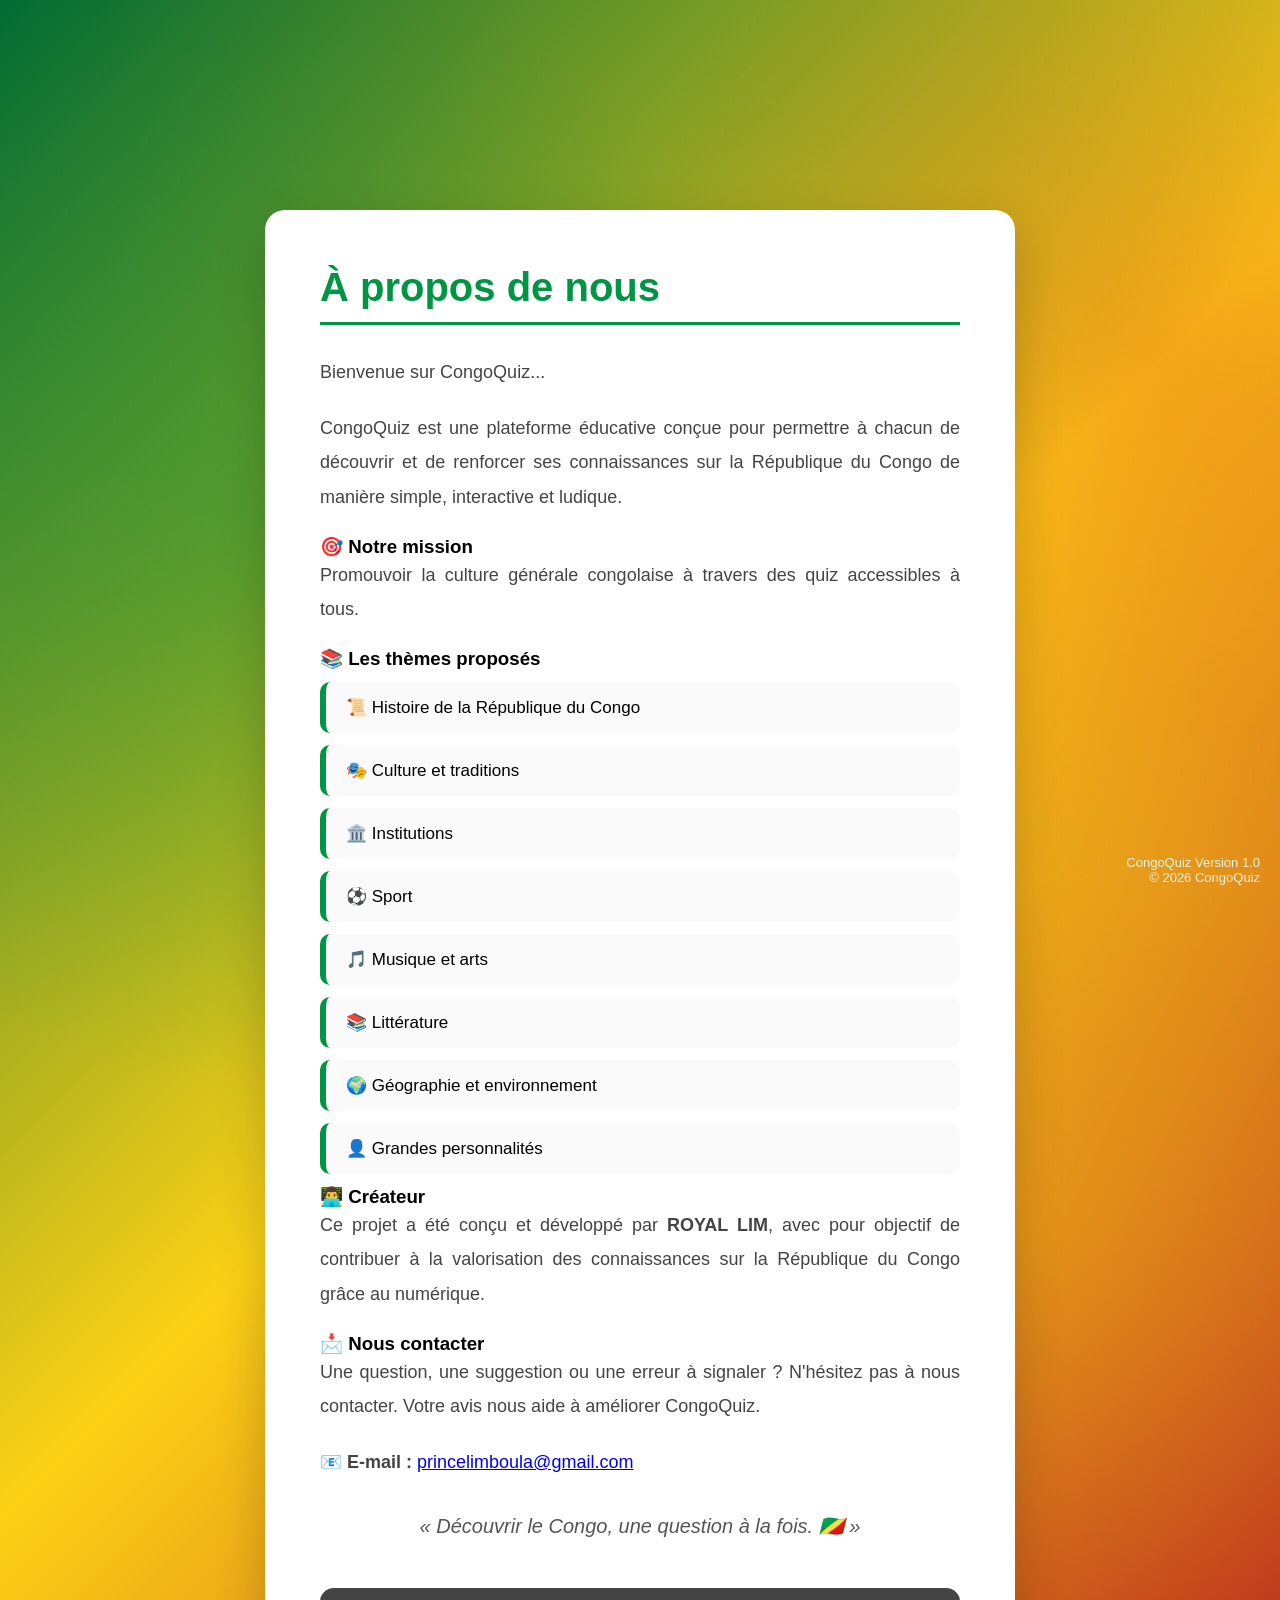
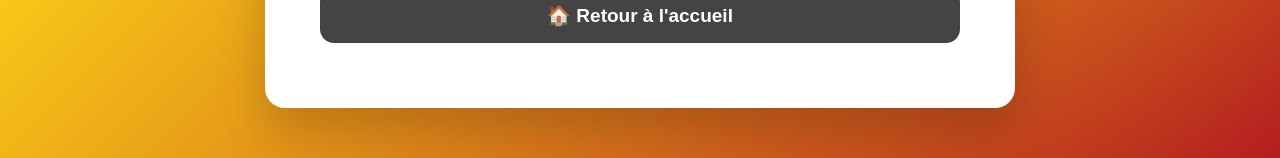
<file: apropos.html>
<!DOCTYPE html>
<html lang="fr">
<head>
    <meta charset="UTF-8">
    <meta name="viewport" content="width=device-width, initial-scale=1.0">
    <title>À propos - CongoQuiz</title>

    <link rel="stylesheet" href="style.css">
</head>

<body>

 <div class="apropos">

    <h1>À propos de nous</h1>

    <p class="intro">
        Bienvenue sur CongoQuiz...
    </p>

    <p>
        CongoQuiz est une plateforme éducative conçue pour permettre à chacun de découvrir et de renforcer ses connaissances sur la République du Congo de manière simple, interactive et ludique.
    </p>

    <h3>🎯 Notre mission</h3>

    <p>
        Promouvoir la culture générale congolaise à travers des quiz accessibles à tous.
    </p>

    <h3>📚 Les thèmes proposés</h3>

    <ul class="themes">
        <li>📜 Histoire de la République du Congo</li>
        <li>🎭 Culture et traditions</li>
        <li>🏛️ Institutions</li>
        <li>⚽ Sport</li>
        <li>🎵 Musique et arts</li>
        <li>📚 Littérature</li>
        <li>🌍 Géographie et environnement</li>
        <li>👤 Grandes personnalités</li>
    </ul>

    <h3>👨‍💻 Créateur</h3>

    <p>
        Ce projet a été conçu et développé par <strong>ROYAL LIM</strong>, avec pour objectif de contribuer à la valorisation des connaissances sur la République du Congo grâce au numérique.
    </p>

    <h3>📩 Nous contacter</h3>

    <p>
        Une question, une suggestion ou une erreur à signaler ?
        N'hésitez pas à nous contacter. Votre avis nous aide à améliorer CongoQuiz.
    </p>

    <p>
        📧 <strong>E-mail :</strong>
        <a href="mailto:princelimboula@gmail.com">
            princelimboula@gmail.com
        </a>
    </p>

    <div class="citation">
        « Découvrir le Congo, une question à la fois. 🇨🇬 »
    </div>

    <button class="retourAccueil"
        onclick="window.location.href='index.html?accueil=1'">

        🏠 Retour à l'accueil

    </button>

</div>

<footer class="footer">
    CongoQuiz Version 1.0<br>
    © 2026 CongoQuiz<br>
</footer>

</body>
</html>
</file>
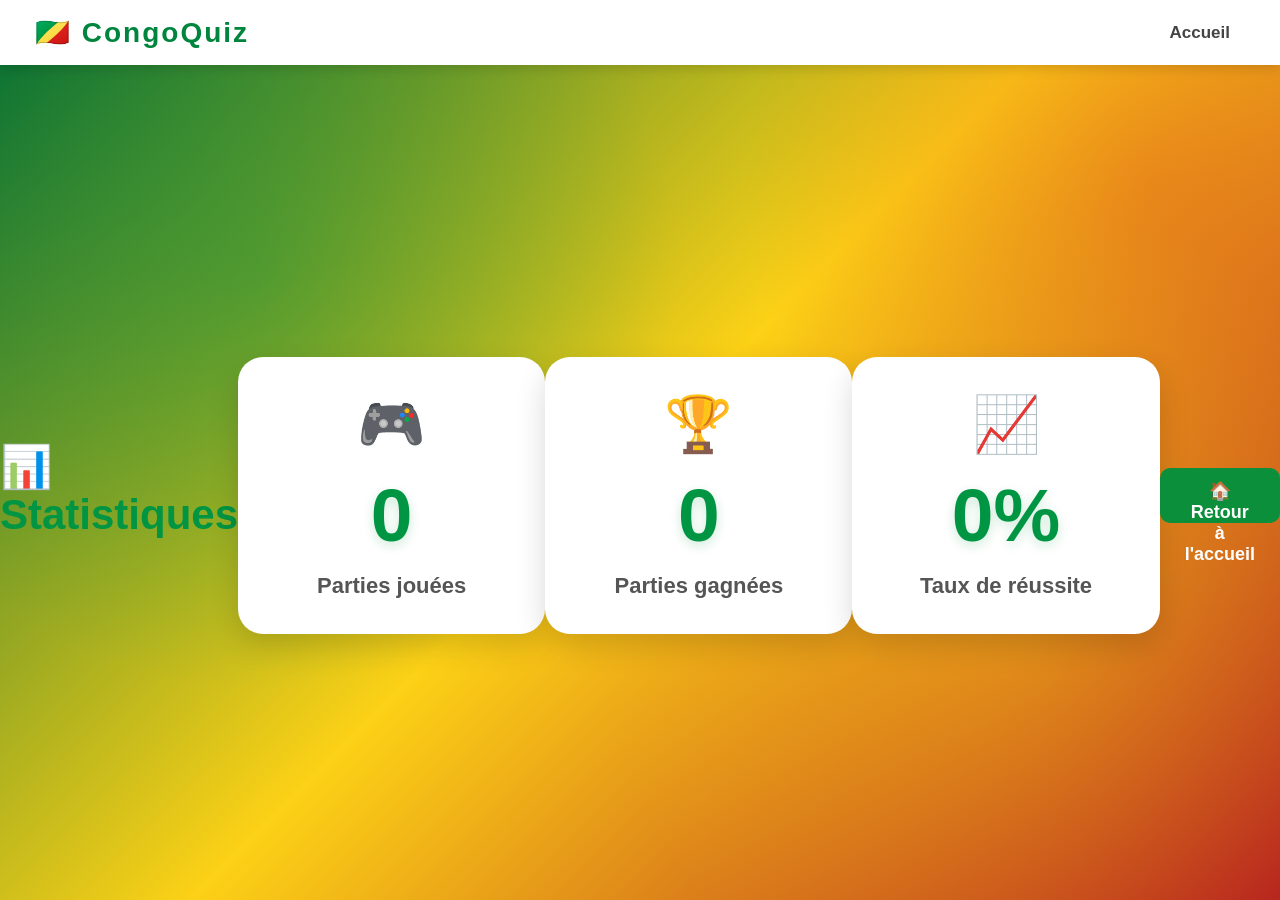
<file: statistique.html>
<!DOCTYPE html>
<html lang="fr">
<head>
    <meta charset="UTF-8">
    <meta name="viewport" content="width=device-width, initial-scale=1.0">

    <title>Statistiques - CongoQuiz</title>

    <link rel="stylesheet" href="style.css">
</head>

<body>

<nav class="navbar">

    <div class="logo">🇨🇬 <strong>CongoQuiz</strong></div>

    <div class="menu">
        <a href="index.html?accueil=1">Accueil</a>
    </div>

</nav>

<h1>📊 Statistiques</h1>

<div class="stat-card">

    <div class="stat-icon">🎮</div>

    <div class="stat-valeur" id="partiesJouees">0</div>

    <div class="stat-titre">Parties jouées</div>

</div>

<div class="stat-card">

    <div class="stat-icon">🏆</div>

    <div class="stat-valeur" id="partiesGagnees">0</div>

    <div class="stat-titre">Parties gagnées</div>

</div>

<div class="stat-card">

    <div class="stat-icon">📈</div>

    <div class="stat-valeur" id="tauxReussite">0%</div>

    <div class="stat-titre">Taux de réussite</div>

</div>

<button
class="rejouer boutonRetour"
onclick="window.location.href='index.html?accueil=1'">

 🏠 Retour à l'accueil

</button>

<script src="script.js"></script>

<script>

const joueur = chargerJoueur();

document.getElementById("partiesJouees").textContent =
joueur.partiesJouees || 0;

document.getElementById("partiesGagnees").textContent =
joueur.partiesGagnees || 0;

let taux = 0;

if(joueur.partiesJouees > 0){

    taux = Math.round(
        (joueur.partiesGagnees /
        joueur.partiesJouees) * 100
    );

}

document.getElementById("tauxReussite").textContent =
taux + "%";

</script>

</body>
</html>
</file>
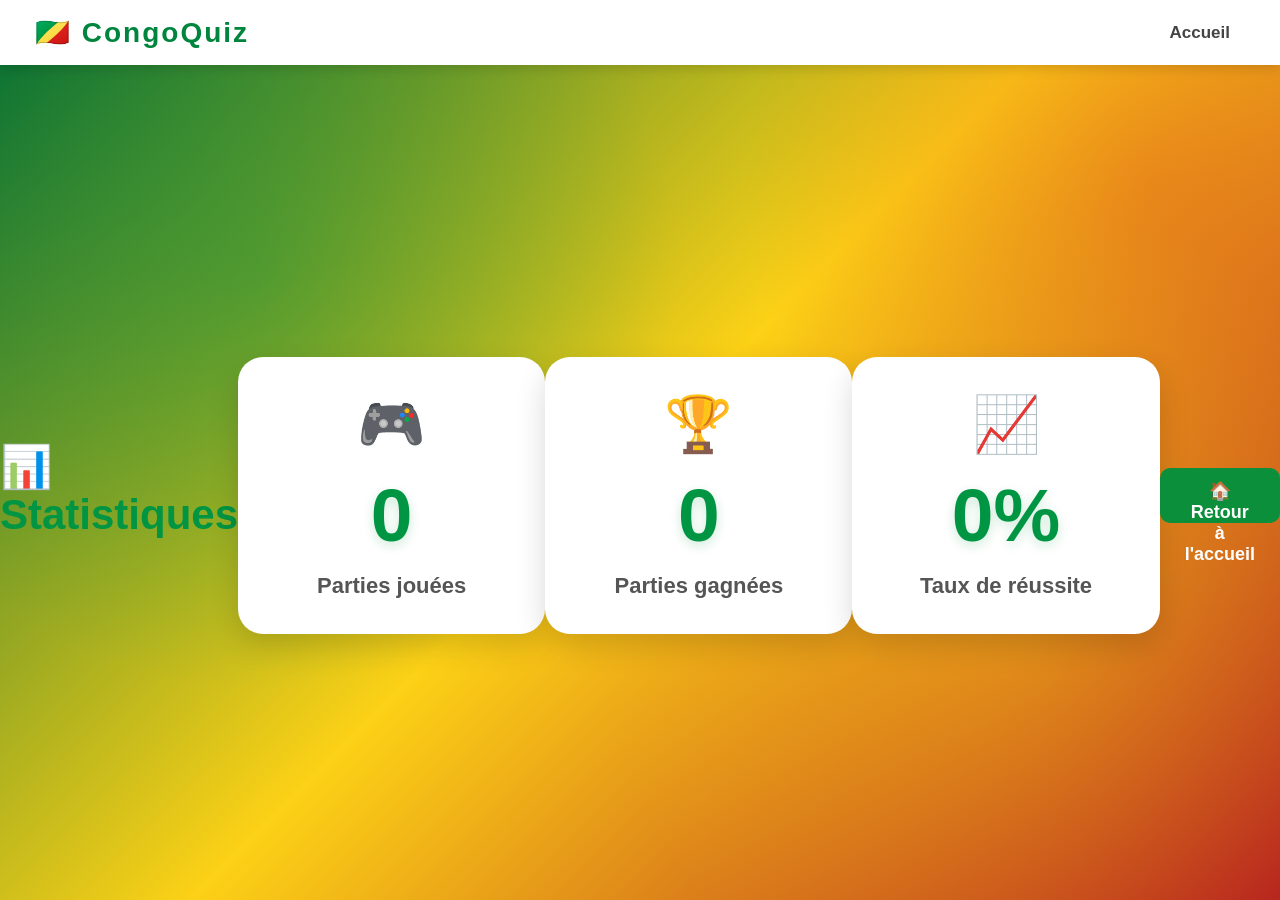
<file: site quiz/statistique.html>
<!DOCTYPE html>
<html lang="fr">
<head>
    <meta charset="UTF-8">
    <meta name="viewport" content="width=device-width, initial-scale=1.0">

    <title>Statistiques - CongoQuiz</title>

    <link rel="stylesheet" href="style.css">
</head>

<body>

<nav class="navbar">

    <div class="logo">🇨🇬 <strong>CongoQuiz</strong></div>

    <div class="menu">
        <a href="index.html?accueil=1">Accueil</a>
    </div>

</nav>

<h1>📊 Statistiques</h1>

<div class="stat-card">

    <div class="stat-icon">🎮</div>

    <div class="stat-valeur" id="partiesJouees">0</div>

    <div class="stat-titre">Parties jouées</div>

</div>

<div class="stat-card">

    <div class="stat-icon">🏆</div>

    <div class="stat-valeur" id="partiesGagnees">0</div>

    <div class="stat-titre">Parties gagnées</div>

</div>

<div class="stat-card">

    <div class="stat-icon">📈</div>

    <div class="stat-valeur" id="tauxReussite">0%</div>

    <div class="stat-titre">Taux de réussite</div>

</div>

<button
class="rejouer boutonRetour"
onclick="window.location.href='index.html?accueil=1'">

🏠 Retour à l'accueil

</button>

<script src="script.js"></script>

<script>

const joueur = chargerJoueur();

document.getElementById("partiesJouees").textContent =
joueur.partiesJouees || 0;

document.getElementById("partiesGagnees").textContent =
joueur.partiesGagnees || 0;

let taux = 0;

if(joueur.partiesJouees > 0){

    taux = Math.round(
        (joueur.partiesGagnees /
        joueur.partiesJouees) * 100
    );

}

document.getElementById("tauxReussite").textContent =
taux + "%";

</script>

</body>
</html>
</file>
<file: style.css>
/* ===========================
   STYLE GÉNÉRAL
=========================== */

*{
    margin:0;
    padding:0;
    box-sizing:border-box;
}

body{

    font-family:Arial, Helvetica, sans-serif;

    background:
    radial-gradient(circle at 20% 30%, rgba(0,149,67,.35), transparent 35%),
    radial-gradient(circle at 80% 70%, rgba(252,209,22,.30), transparent 35%),
    radial-gradient(circle at 90% 20%, rgba(220,36,31,.25), transparent 30%),
    linear-gradient(135deg,#006b34,#fcd116,#b51f1f);

    background-size:cover;

    min-height:100vh;

    display:flex;

    justify-content:center;

    align-items:center;

    padding-top:90px;

    overflow-x:hidden;

}
/* ===========================
   BARRE DE NAVIGATION
=========================== */

.navbar{

    position:fixed;

    top:0;

    left:0;

    width:100%;

    height:65px;

    background:white;

    display:flex;

    justify-content:space-between;

    align-items:center;

    padding:0 35px;

    box-shadow:0 3px 12px rgba(0,0,0,.15);

    z-index:1000;

}

.logo{

    font-size:28px;

    font-weight:bold;

    color:#00853f;

    letter-spacing:2px;

}

.menu{

    display:flex;

    gap:20px;

}

.menu a:hover{
    background:#009543;
    color:#ffffff;
}

.menu a:hover{

    background:#00853f;

    color:white;

}

/* ===========================
   CARTE D'ACCUEIL
=========================== */

.accueil{

    width:560px;

    max-width:95vw;

    margin:90px auto 30px;

    padding:45px 40px;

    background:rgba(255,255,255,.98);

    border-radius:32px;

    padding:45px 40px;

    text-align:center;

    box-shadow:
        0 25px 70px rgba(0,0,0,.22),
        0 8px 25px rgba(255,255,255,.35);

    border:1px solid rgba(255,255,255,.75);

    backdrop-filter:blur(15px);

    animation:apparitionAccueil .8s ease;

    transition:.3s;

}

.hero{

    margin-bottom:20px;

}

.hero p{

    font-size:22px;

    color:#444;

    line-height:1.6;

}

.sous-titre{

    font-size:17px;

    color:#666;

    margin-bottom:30px;

}
/* ===========================
   BOUTONS
=========================== */

button{

    width:100%;

    height:55px;

    margin:10px 0;

    border:none;

    border-radius:14px;

    background:#009543;

    color:white;

    font-size:19px;

    font-weight:bold;

    cursor:pointer;

    transition:all .3s ease;

}

button:hover{

    background:#007a36;

    transform:translateY(-3px);

    box-shadow:0 8px 20px rgba(0,149,67,.35);

}

button:active{

    transform:scale(.98);

}


@keyframes apparition {

    from{
        opacity:0;
        transform:scale(0.5);
    }

    to{
        opacity:1;
        transform:scale(1);
    }

}

.finQuiz{

    animation: apparition 1s ease;

}

.niveau{

    animation: clignoter 1.5s infinite;

    font-weight:bold;

    color:#0b8f3a;

}

@keyframes clignoter{

    0%{
        opacity:1;
    }

    50%{
        opacity:0.6;
    }

    100%{
        opacity:1;
    }

}

.rejouer{

    padding:12px 25px;
    border:none;
    border-radius:10px;
    background:#0b8f3a;
    color:white;
    cursor:pointer;
    font-size:18px;
    transition:0.3s;
}

.rejouer:hover{

    transform:scale(1.1);

}
h1{
    font-size:42px;
    color:#009543;
    margin-bottom:10px;
}

@keyframes titre{

    from{
        opacity:0;
        transform:translateY(-20px);
    }

    to{
        opacity:1;
        transform:translateY(0);
    }

}

h1{

    font-size:42px;
    color:#009543;
    animation:titre 1s ease;

}



/* Barre de navigation */


.menu a{

    text-decoration:none;

    color:#444;

    font-size:17px;

    font-weight:600;

    transition:.3s;

    padding:8px 15px;

    border-radius:30px;

}
.menu a:hover{

    background:#009543;

    color:white;

}






/* ===========================
   PIED DE PAGE
=========================== */

.footer{

    position:fixed;

    bottom:15px;

    right:20px;

    font-size:13px;

    color:white;

    text-align:right;

    opacity:0.9;

}

/* ===========================
   ANIMATION D'ACCUEIL
=========================== */

@keyframes apparitionAccueil{

    from{
        opacity:0;
        transform:translateY(25px);
    }

    to{
        opacity:1;
        transform:translateY(0);
    }

}

.accueil{

    animation:apparitionAccueil .8s ease;
    margin:40px auto;

}

/* ===========================
   PAGE À PROPOS
=========================== */

.apropos{

    width:750px;
    max-width:90%;

    background:white;

    padding:55px;

    border-radius:20px;

    box-shadow:0 20px 50px rgba(0,0,0,.2);

    margin:120px auto 50px;

}

.apropos h1{

    text-align:left;

    color:#009543;

    font-size:40px;

    margin-bottom:30px;

    padding-bottom:12px;

    border-bottom:3px solid #009543;

}

.apropos h2{

    color:#009543;

    font-size:28px;

    margin-top:40px;

    margin-bottom:18px;

    padding-left:12px;

    border-left:6px solid #009543;

}

.apropos p{

    text-align:justify;

    line-height:1.9;

    font-size:18px;

    color:#444;

    margin-bottom:22px;

}

.themes{

    list-style:none;

    padding:0;

}

.themes li{

    background:#fafafa;

    padding:15px 20px;

    margin:12px 0;

    border-left:6px solid #009543;

    border-radius:10px;

    font-size:17px;

}

.citation{

    margin:35px 0;

    text-align:center;

    font-style:italic;

    color:#555;

    font-size:20px;

}

/* ===========================
   VERSION MOBILE
=========================== */

@media (max-width:768px){

    .navbar{

        height:60px;

        padding:0 12px;

    }

    .logo{

        font-size:20px;

        white-space:nowrap;

    }

    .logo strong{

        font-size:20px;

    }

    .menu{

        gap:10px;

    }

    .menu a{

        font-size:14px;

        padding:6px 8px;

        white-space:nowrap;

    }

    /* ===== À propos ===== */

    .apropos{

        width:95%;

        margin:90px auto 25px;

        padding:28px 20px;

        border-radius:18px;

    }

    .apropos h1{

        font-size:30px;

        margin-bottom:22px;

    }

    .apropos h2{

        font-size:22px;

        margin-top:28px;

    }

    .apropos p{

        text-align:left;

        font-size:17px;

        line-height:1.7;

    }

    .themes li{

        padding:14px 16px;

        font-size:16px;

    }

    .citation{

        font-size:18px;

        line-height:1.6;

    }

}              

/* ======================================
   CINÉMATIQUE D'INTRODUCTION
====================================== */

#intro{

    position:fixed;

    top:0;

    left:0;

    width:100%;

    height:100%;

    background:#000;

    display:flex;

    justify-content:center;

    align-items:center;

    overflow:hidden;

    z-index:99999;

}

.intro-light{

    position:absolute;
    width:0;
    height:0;
    border-radius:50%;

    background:radial-gradient(circle,
        rgba(255,255,255,1) 0%,
        rgba(255,255,255,.55) 45%,
        rgba(255,255,255,0) 80%);

    animation:lumiere 3s forwards;

}

#introLogo{

    width:240px;
    height:auto;

    opacity:0;

    animation:logoIntro 3s forwards;
    animation-delay:1s;

}

@keyframes lumiere{

    0%{
        width:0;
        height:0;
        opacity:0;
    }

    35%{
        width:500px;
        height:500px;
        opacity:1;
    }

    70%{
        width:500px;
        height:500px;
        opacity:.8;
    }

    100%{
        width:650px;
        height:650px;
        opacity:0;
    }

}

@keyframes logoIntro{

    0%{
        opacity:0;
        transform:scale(.6);
    }

    45%{
        opacity:0;
    }

    60%{
        opacity:1;
        transform:scale(1.08);
    }

    100%{
        opacity:1;
        transform:scale(1);
    }

}
.intro-fin{

    animation:disparition .8s forwards;

}

@keyframes disparition{

    to{

        opacity:0;

        visibility:hidden;

    }

}
/* ==========================
   MENU JOUER
========================== */

.menu-jeu{

    display:none;

    margin-top:20px;

    animation:apparitionAccueil .4s ease;

}

#btnJouer{

    font-size:24px;

    height:65px;

    margin-bottom:15px;

}

button:disabled{

    background:#666;

    cursor:not-allowed;

    opacity:.8;

}

button small{

    font-size:13px;

    font-weight:normal;

}
/* ==========================
   BARRE DE NAVIGATION BAS
========================== */

/* ==========================
   BARRE DE NAVIGATION MODERNE
========================== */

.bottom-nav{

    display:flex;

    justify-content:space-evenly;

    align-items:center;

    margin-top:30px;

    padding:15px 10px 5px;

    border-top:1px solid #e5e5e5;

}

.nav-btn{

    background:transparent;

    border:none;

    width:70px;

    height:auto;

    display:flex;

    flex-direction:column;

    align-items:center;

    justify-content:center;

    color:#666;

    cursor:pointer;

    transition:all .25s ease;

    box-shadow:none;

}

.nav-btn:hover{

    color:#009543;

    background:rgba(0,149,67,.08);

    border-radius:14px;

    transform:translateY(-3px);

}
.nav-btn:hover span{

    color:#009543;

}

.nav-btn span{

    color:#666;

    transition:.25s;

}

.nav-btn span{

    margin-top:6px;

    font-size:11px;

    font-weight:600;

}

.nav-btn i{

    font-size:26px;

}
body{

    font-family:Arial, Helvetica, sans-serif;

    background:
    radial-gradient(circle at 20% 30%, rgba(0,149,67,.35), transparent 35%),
    radial-gradient(circle at 80% 70%, rgba(252,209,22,.30), transparent 35%),
    radial-gradient(circle at 90% 20%, rgba(220,36,31,.25), transparent 30%),
    linear-gradient(135deg,#006b34,#fcd116,#b51f1f);

    background-size:cover;

    min-height:100vh;

    display:flex;

    justify-content:center;

    align-items:center;

    padding-top:90px;

    overflow-x:hidden;

}
@keyframes fondAnime{

    from{

        transform:scale(1);

    }

    to{

        transform:scale(1.15);

    }

}
/* ==========================
   ANIMATION DES MENUS
========================== */

.menu-page{

    animation:slideMenu .35s ease;

}

@keyframes slideMenu{

    from{

        opacity:0;
        transform:translateX(40px);

    }

    to{

        opacity:1;
        transform:translateX(0);

    }

}
/* ===========================
   CARTES DE RÉPONSES
=========================== */

.carte-reponse{

    display:flex;
    align-items:center;

    width:100%;

    padding:18px 22px;

    margin:15px 0;

    background:white;

    border:2px solid #e7e7e7;

    border-radius:18px;

    cursor:pointer;

    transition:.25s;

    font-size:20px;

    font-weight:600;

}

.carte-reponse:hover{

    transform:translateY(-3px);

    border-color:#009543;

    box-shadow:0 10px 25px rgba(0,149,67,.18);

}

.carte-reponse input{

    margin-right:18px;

    transform:scale(1.4);

}

.carte-reponse span{

    flex:1;

    text-align:left;

}
.carte-reponse{

    user-select:none;

}

.carte-reponse:active{

    transform:scale(.98);

}
.carte-reponse.bonne{

    background:#d8f5df;

    border-color:#009543;

    color:#006b2f;

}

.carte-reponse.mauvaise{

    background:#ffe2e2;

    border-color:#d62828;

    color:#a30000;

}
/* ===========================
   BARRE DE PROGRESSION
=========================== */

.barreProgression{

    width:100%;
    height:10px;

    background:#e5e5e5;

    border-radius:20px;

    overflow:hidden;

    margin:15px 0 25px;

}

#progression{

    width:0;

    height:100%;

    background:linear-gradient(90deg,#009543,#00c853);

    border-radius:20px;

    transition:.4s;

}
.finQuizContainer{

    animation: apparitionAccueil .7s ease;

}

.scoreCard{

    background:white;

    border-radius:25px;

    padding:25px;

    margin:25px 0;

    box-shadow:0 10px 30px rgba(0,0,0,.15);

}

.finQuizTitre{

    font-size:34px;

    color:#009543;

}

.scoreCard h2{

    font-size:55px;

    margin:10px 0;

    color:#009543;

}

.scoreCard p{

    font-size:24px;

    font-weight:bold;

}

.scoreCard h3{

    color:#444;

    margin-top:15px;

}

.etoiles{

    font-size:40px;

    margin-top:15px;

}

.retourAccueil{

    margin-top:15px;

    background:#444;

    color:white;

}
.classement-card{

    background:white;

    border-radius:20px;

    padding:20px;

    margin:20px 0;

    box-shadow:0 8px 20px rgba(0,0,0,.15);

    text-align:left;

}

.classement-card p{

    font-size:20px;

    margin:12px 0;

}
.ligne-classement{

    display:flex;

    justify-content:space-between;

    align-items:center;

    padding:12px 0;

    border-bottom:1px solid #e5e5e5;

    font-size:18px;

}

.ligne-classement:last-child{

    border-bottom:none;

}

.ligne-classement strong{

    background:#009543;

    color:white;

    padding:6px 15px;

    border-radius:20px;

    min-width:60px;

    text-align:center;

}
.grandScore{

    font-size:70px;

    font-weight:bold;

    color:#009543;

    margin:25px 0;

}
.trophee{

    font-size:55px;

    margin-bottom:10px;

}

.libellePoints{

    font-size:18px;

    font-weight:bold;

    letter-spacing:3px;

    color:#777;

}

.niveauClassement{

    margin-top:20px;

    font-size:22px;

    font-weight:bold;

    color:#009543;

}

.barreNiveau{

    width:100%;

    height:14px;

    background:#e5e5e5;

    border-radius:30px;

    margin:20px 0;

    overflow:hidden;

}

#progressionNiveau{

    height:100%;

    width:0%;

    background:linear-gradient(90deg,#009543,#38d66b);

    border-radius:30px;

    transition:.5s;

}

.descriptionClassement{

    margin-top:20px;

    color:#666;

    line-height:25px;

}
.stat-card{

    background:white;

    border-radius:25px;

    padding:35px;

    margin:25px auto;

    width:90%;
    max-width:520px;

    text-align:center;

    box-shadow:0 12px 30px rgba(0,0,0,.15);

    transition:.3s;

}

.stat-card:hover{

    transform:translateY(-5px);

}
.stat-icon{

    font-size:55px;

    margin-bottom:15px;

}
.stat-valeur{

    font-size:75px;

    font-weight:900;

    color:#009543;

    margin:15px 0;

    text-shadow:0 4px 12px rgba(0,149,67,.2);

}
.stat-titre{

    font-size:22px;

    color:#555;

    font-weight:bold;

    margin-top:10px;

}
.titrePage{

    text-align:center;

    color:#009543;

    font-size:42px;

    margin:40px 0 30px;

}

.stats-container{

    display:flex;

    justify-content:center;

    gap:25px;

    flex-wrap:wrap;

    margin-bottom:40px;

}

.infoStat{

    background:white;

    max-width:700px;

    margin:30px auto;

    padding:25px;

    border-radius:20px;

    box-shadow:0 8px 20px rgba(0,0,0,.15);

    text-align:center;

}

.infoStat h3{

    color:#009543;

    margin-bottom:15px;

}

.infoStat p{

    color:#555;

    line-height:28px;

}
.profil-card{

    background:white;

    border-radius:25px;

    padding:30px;

    margin:25px 0;

    box-shadow:0 10px 25px rgba(0,0,0,.15);

}


.profil-sous-titre{

    color:#777;

    margin-top:8px;

    margin-bottom:20px;

    font-size:17px;

}

.profil-info{

    display:flex;

    justify-content:space-between;

    align-items:center;

    padding:18px 0;

    border-bottom:1px solid #ececec;

}

.profil-info:last-child{

    border-bottom:none;

}

.profil-info span{

    color:#555;

    font-size:18px;

}

.profil-info strong{

    color:#009543;

    font-size:22px;

}

.modifierPseudo{

    margin-top:25px;

}
.avatar{

    width:120px;
    height:120px;

    margin:0 auto 20px;

    border-radius:50%;

    background:linear-gradient(135deg,#009543,#00c853);

    color:white;

    display:flex;

    justify-content:center;

    align-items:center;

    font-size:48px;

    font-weight:bold;

    letter-spacing:2px;

    box-shadow:0 10px 25px rgba(0,149,67,.35);

}
.overlayProfil{

    position:fixed;

    top:0;
    left:0;

    width:100%;
    height:100%;

    background:rgba(0,0,0,.65);

    display:flex;

    justify-content:center;

    align-items:center;

    z-index:999999;

}

.carteProfil{

    width:450px;
    max-width:90%;

    background:white;

    border-radius:25px;

    padding:35px;

    text-align:center;

    box-shadow:0 20px 60px rgba(0,0,0,.35);

}

.carteProfil input{

    width:100%;

    padding:16px;

    margin:25px 0;

    border:2px solid #ddd;

    border-radius:12px;

    font-size:18px;

}
@keyframes fermerProfil{

    from{

        opacity:1;
        transform:scale(1);

    }

    to{

        opacity:0;
        transform:scale(.9);

    }

}

.fermerProfil{

    animation:fermerProfil .4s forwards;

}
#creationProfil{

    position:fixed;

    top:0;
    left:0;

    width:100%;
    height:100%;

    display:none;

    justify-content:center;

    align-items:center;

    background:rgba(0,0,0,.65);

    z-index:999998;

}
.boutonRetour{

    width:280px;

    height:55px;

    margin:30px auto;

    display:block;

}
.rejouer{

    width:280px;

    max-width:90%;

    display:block;

    margin:30px auto;

}
/* =======================================================
VERSION MOBILE CONGOQUIZ
======================================================= */

@media screen and (max-width:768px){

    body{
        padding-top:75px;
        padding-left:12px;
        padding-right:12px;
    }

    .navbar{

        padding:15px 18px;

    }

    .logo{

        font-size:22px;

    }

    .menu{

        gap:15px;

    }

    .menu a{

        font-size:15px;

    }

    .accueil{

        width:100%;
        max-width:100%;

        margin:0;

        padding:22px;

        border-radius:25px;

        box-sizing:border-box;
    }

    .hero p{

        font-size:32px;

        line-height:42px;

    }

    .sous-titre{

        font-size:18px;

        line-height:28px;

    }

    button{

        width:100%;

        font-size:22px;

    }

    .bottom-nav{

        gap:5px;

        padding-top:18px;

    }

    .nav-btn{

        width:58px;

    }

    .nav-btn span{

        font-size:10px;

    }

    .nav-btn i{

        font-size:22px;

    }

    footer{

        text-align:center;

        font-size:15px;

        margin-top:20px;

    }

}
/* =====================================================
   VERSION MOBILE CONGOQUIZ
===================================================== */

@media screen and (max-width:768px){

    body{
        padding-top:75px;
        padding-left:12px;
        padding-right:12px;
        align-items:flex-start;
    }

    .navbar{
        height:60px;
        padding:0 15px;
    }

    .logo{
        font-size:22px;
        letter-spacing:1px;
    }

    .menu{
        gap:8px;
    }

    .menu a{
        font-size:14px;
        padding:6px 10px;
    }

    .accueil{
        width:100%;
        max-width:100%;
        margin:20px auto;
        padding:25px 18px;
        border-radius:25px;
    }

    .hero p{
        font-size:18px;
        line-height:1.5;
    }

    .sous-titre{
        font-size:15px;
        margin-bottom:22px;
    }

    button{
        height:52px;
        font-size:18px;
    }

    .bottom-nav{
        gap:0;
        padding:15px 0 5px;
    }

    .nav-btn{
        width:60px;
    }

    .nav-btn:hover{
        transform:translateY(-2px);
    }

    .nav-btn i{
        font-size:22px;
    }

    .nav-btn span{
        font-size:10px;
        margin-top:4px;
    }

    .footer{
        position:static;
        margin-top:20px;
        text-align:center;
        font-size:12px;
        color:white;
    }

}
@media (max-width: 768px){

    .apropos-card{

        width:95%;
        padding:25px 20px;

    }

    .apropos-card p{

        text-align:left;
        line-height:1.7;
        font-size:17px;

        word-break:normal;
        overflow-wrap:break-word;
        white-space:normal;

    }

}
/* =====================================
   RESPONSIVE - ÉTAPE 1
===================================== */

@media (max-width:768px){

    body{

        padding-top:70px;

        display:block;

    }

    .accueil{

        width:calc(100% - 20px);

        max-width:none;

        margin:15px auto;

        padding:25px 18px;

        border-radius:22px;

    }

}
@media (max-width:768px){

    body{
        padding-top:120px;      /* Avant 90px : descend toute la carte */
        padding-bottom:40px;    /* Laisse un peu d'espace en bas */
        align-items:flex-start; /* La carte commence en haut sans être collée */
    }

    .accueil{
        margin-top:30px;
        margin-bottom:80px;
    }

    .footer{
        position:relative;      /* Au lieu de fixed sur téléphone */
        right:auto;
        bottom:auto;
        text-align:center;
        margin:25px 0;
    }

}

/* ==========================================
   MODE EN LIGNE - CONGOQUIZ
========================================== */

.modeEnLigne {
    width: 100%;
    max-width: 850px;
    margin: 0 auto;
    padding: 30px 20px 50px;
    text-align: center;
}

.sousTitreModeEnLigne {
    margin-bottom: 30px;
    font-size: 18px;
}

.carteModeEnLigne {
    width: 100%;
    max-width: 650px;
    margin: 20px auto;
    padding: 25px;
    background: white;
    border-radius: 20px;
    box-shadow: 0 8px 25px rgba(0, 0, 0, 0.10);
}

.carteModeEnLigne h2 {
    margin-top: 0;
}

.boutonModeEnLigne,
.boutonSecondaire {
    display: block;
    width: 100%;
    max-width: 400px;
    margin: 15px auto;
    padding: 14px 20px;
    border: none;
    border-radius: 12px;
    font-size: 16px;
    font-weight: bold;
    cursor: pointer;
}

.boutonModeEnLigne {
    background: #009543;
    color: white;
}

.boutonSecondaire {
    background: #eeeeee;
    color: #333;
}

.boutonModeEnLigne:hover,
.boutonSecondaire:hover {
    transform: translateY(-2px);
}

.carteModeEnLigne label {
    display: block;
    margin: 18px 0 8px;
    font-weight: bold;
}

.carteModeEnLigne select,
.carteModeEnLigne input {
    width: 100%;
    max-width: 400px;
    padding: 12px;
    border: 1px solid #ccc;
    border-radius: 10px;
    font-size: 16px;
}

.codePartie {
    margin: 20px auto;
    padding: 18px;
    max-width: 300px;
    border-radius: 12px;
    background: #f3f3f3;
    font-size: 28px;
    font-weight: bold;
    letter-spacing: 4px;
}

.joueursConfrontation {
    display: flex;
    justify-content: center;
    align-items: center;
    gap: 30px;
    margin-bottom: 30px;
}

.joueurConfrontation {
    display: flex;
    flex-direction: column;
    gap: 8px;
}

.joueurConfrontation span {
    font-size: 28px;
    font-weight: bold;
}

.vs {
    font-size: 24px;
    font-weight: bold;
}

.reponsesEnLigne {
    display: grid;
    gap: 12px;
    margin-top: 25px;
}

.reponsesEnLigne button {
    padding: 14px;
    border: none;
    border-radius: 12px;
    cursor: pointer;
    font-size: 16px;
}

.messageModeEnLigne {
    margin: 20px auto;
    font-weight: bold;
}

@media (max-width: 600px) {

    .modeEnLigne {
        padding: 20px 12px 40px;
    }

    .carteModeEnLigne {
        padding: 20px 15px;
    }

    .joueursConfrontation {
        gap: 12px;
    }

    .vs {
        font-size: 18px;
    }

}
.boutonModeEnLigne {
    display: block;
    width: 100%;
    max-width: 400px;
    margin: 15px auto;
    padding: 14px 20px;

    box-sizing: border-box;

    border-radius: 12px;
    border: none;

    background: #009543;
    color: white;

    font-size: 16px;
    font-weight: bold;

    text-decoration: none;
    text-align: center;

    cursor: pointer;
}

.boutonModeEnLigne:hover {
    transform: translateY(-2px);
}
/* ==========================================
   RÉSULTATS - FIN DE PARTIE
========================================== */

#resultatPartie {
    padding: 30px 25px 35px;
    overflow: hidden;
}

#resultatPartie h2 {
    margin: 0 0 25px;
    font-size: 28px;
    color: #222;
}


/* ==========================================
   ZONE DES RÉSULTATS
========================================== */

#resultatFinal {
    width: 100%;
    max-width: 500px;
    margin: 0 auto 25px;
}


/* ==========================================
   GAGNANT
========================================== */

#resultatFinal p:first-child {
    margin: 0 auto 25px;
    padding: 22px 20px;

    background: linear-gradient(
        135deg,
        #fff8d6,
        #fff1a8
    );

    border: 2px solid #f2c94c;
    border-radius: 18px;

    box-shadow:
        0 8px 20px rgba(0, 0, 0, 0.10);

    font-size: 24px;
    font-weight: 800;
    color: #222;

    line-height: 1.4;
}


/* ==========================================
   RÉSULTATS DES JOUEURS
========================================== */

#resultatFinal p:not(:first-child) {
    display: flex;
    justify-content: space-between;
    align-items: center;

    margin: 10px 0;
    padding: 14px 18px;

    background: #f7f7f7;

    border-radius: 12px;

    font-size: 18px;
    font-weight: 600;
    color: #333;

    box-sizing: border-box;
}


/* ==========================================
   BOUTONS DE FIN
========================================== */

#resultatPartie .boutonModeEnLigne,
#resultatPartie .boutonSecondaire {
    max-width: 500px;
    margin-left: auto;
    margin-right: auto;
}


/* ==========================================
   MOBILE
========================================== */

@media (max-width: 600px) {

    #resultatPartie {
        padding: 25px 15px 30px;
    }

    #resultatPartie h2 {
        font-size: 25px;
        margin-bottom: 22px;
    }

    #resultatFinal p:first-child {
        padding: 20px 15px;
        font-size: 22px;
    }

    #resultatFinal p:not(:first-child) {
        padding: 13px 15px;
        font-size: 17px;
    }

}
/* ============================= */
/* PAGINATION DU CLASSEMENT       */
/* ============================= */

#paginationClassement {
    width: 100%;
    margin-top: 25px;
    display: flex;
    justify-content: center;
}

#paginationClassement > div {
    display: flex !important;
    justify-content: center;
    align-items: center;
    flex-wrap: wrap;
    gap: 8px !important;
}

#paginationClassement button {
    width: 52px !important;
    min-width: 52px !important;
    height: 42px !important;
    min-height: 42px !important;

    margin: 0 !important;
    padding: 0 !important;

    border: none;
    border-radius: 4px;

    background: #e9e9ef;
    color: #333;

    font-size: 18px;
    font-weight: 600;

    cursor: pointer;

    display: flex;
    align-items: center;
    justify-content: center;

    box-sizing: border-box;
}

#paginationClassement button:hover:not(:disabled) {
    background: #dcdce5;
}

#paginationClassement button:disabled {
    background: #f1f1f1;
    color: #999;
    cursor: default;
}

/* Page actuellement sélectionnée */
#paginationClassement button.pageActiveClassement {
    background: #ffd400;
    color: #222;
    font-weight: 700;
}

/* Boutons précédent / suivant */
#paginationClassement button:first-child,
#paginationClassement button:last-child {
    font-size: 16px;
    font-weight: 600;
}


/* 📱 Téléphone */
@media (max-width: 600px) {

    #paginationClassement > div {
        gap: 5px !important;
    }

    #paginationClassement button {
        width: 42px !important;
        min-width: 42px !important;
        height: 38px !important;
        min-height: 38px !important;

        font-size: 16px;
    }

    #paginationClassement button:first-child,
    #paginationClassement button:last-child {
        width: auto !important;
        min-width: auto !important;
        padding: 0 10px !important;
        font-size: 14px;
    }
}
</file>
<file: site quiz/style.css>
/* ===========================
   STYLE GÉNÉRAL
=========================== */

*{
    margin:0;
    padding:0;
    box-sizing:border-box;
}

body{

    font-family:Arial, Helvetica, sans-serif;

    background:
    radial-gradient(circle at 20% 30%, rgba(0,149,67,.35), transparent 35%),
    radial-gradient(circle at 80% 70%, rgba(252,209,22,.30), transparent 35%),
    radial-gradient(circle at 90% 20%, rgba(220,36,31,.25), transparent 30%),
    linear-gradient(135deg,#006b34,#fcd116,#b51f1f);

    background-size:cover;

    min-height:100vh;

    display:flex;

    justify-content:center;

    align-items:center;

    padding-top:90px;

    overflow-x:hidden;

}
/* ===========================
   BARRE DE NAVIGATION
=========================== */

.navbar{

    position:fixed;

    top:0;

    left:0;

    width:100%;

    height:65px;

    background:white;

    display:flex;

    justify-content:space-between;

    align-items:center;

    padding:0 35px;

    box-shadow:0 3px 12px rgba(0,0,0,.15);

    z-index:1000;

}

.logo{

    font-size:28px;

    font-weight:bold;

    color:#00853f;

    letter-spacing:2px;

}

.menu{

    display:flex;

    gap:20px;

}

.menu a:hover{
    background:#009543;
    color:#ffffff;
}

.menu a:hover{

    background:#00853f;

    color:white;

}

/* ===========================
   CARTE D'ACCUEIL
=========================== */

.accueil{

    width:560px;

    max-width:95vw;

    margin:90px auto 30px;

    padding:45px 40px;

    background:rgba(255,255,255,.98);

    border-radius:32px;

    padding:45px 40px;

    text-align:center;

    box-shadow:
        0 25px 70px rgba(0,0,0,.22),
        0 8px 25px rgba(255,255,255,.35);

    border:1px solid rgba(255,255,255,.75);

    backdrop-filter:blur(15px);

    animation:apparitionAccueil .8s ease;

    transition:.3s;

}

.hero{

    margin-bottom:20px;

}

.hero p{

    font-size:22px;

    color:#444;

    line-height:1.6;

}

.sous-titre{

    font-size:17px;

    color:#666;

    margin-bottom:30px;

}
/* ===========================
   BOUTONS
=========================== */

button{

    width:100%;

    height:55px;

    margin:10px 0;

    border:none;

    border-radius:14px;

    background:#009543;

    color:white;

    font-size:19px;

    font-weight:bold;

    cursor:pointer;

    transition:all .3s ease;

}

button:hover{

    background:#007a36;

    transform:translateY(-3px);

    box-shadow:0 8px 20px rgba(0,149,67,.35);

}

button:active{

    transform:scale(.98);

}


@keyframes apparition {

    from{
        opacity:0;
        transform:scale(0.5);
    }

    to{
        opacity:1;
        transform:scale(1);
    }

}

.finQuiz{

    animation: apparition 1s ease;

}

.niveau{

    animation: clignoter 1.5s infinite;

    font-weight:bold;

    color:#0b8f3a;

}

@keyframes clignoter{

    0%{
        opacity:1;
    }

    50%{
        opacity:0.6;
    }

    100%{
        opacity:1;
    }

}

.rejouer{

    padding:12px 25px;
    border:none;
    border-radius:10px;
    background:#0b8f3a;
    color:white;
    cursor:pointer;
    font-size:18px;
    transition:0.3s;
}

.rejouer:hover{

    transform:scale(1.1);

}
h1{
    font-size:42px;
    color:#009543;
    margin-bottom:10px;
}

@keyframes titre{

    from{
        opacity:0;
        transform:translateY(-20px);
    }

    to{
        opacity:1;
        transform:translateY(0);
    }

}

h1{

    font-size:42px;
    color:#009543;
    animation:titre 1s ease;

}



/* Barre de navigation */


.menu a{

    text-decoration:none;

    color:#444;

    font-size:17px;

    font-weight:600;

    transition:.3s;

    padding:8px 15px;

    border-radius:30px;

}
.menu a:hover{

    background:#009543;

    color:white;

}






/* ===========================
   PIED DE PAGE
=========================== */

.footer{

    position:fixed;

    bottom:15px;

    right:20px;

    font-size:13px;

    color:white;

    text-align:right;

    opacity:0.9;

}

/* ===========================
   ANIMATION D'ACCUEIL
=========================== */

@keyframes apparitionAccueil{

    from{
        opacity:0;
        transform:translateY(25px);
    }

    to{
        opacity:1;
        transform:translateY(0);
    }

}

.accueil{

    animation:apparitionAccueil .8s ease;
    margin:40px auto;

}

/* ===========================
   PAGE À PROPOS
=========================== */

.apropos{

    width:750px;
    max-width:90%;

    background:white;

    padding:55px;

    border-radius:20px;

    box-shadow:0 20px 50px rgba(0,0,0,.2);

    margin:120px auto 50px;

}

.apropos h1{

    text-align:left;

    color:#009543;

    font-size:40px;

    margin-bottom:30px;

    padding-bottom:12px;

    border-bottom:3px solid #009543;

}

.apropos h2{

    color:#009543;

    font-size:28px;

    margin-top:40px;

    margin-bottom:18px;

    padding-left:12px;

    border-left:6px solid #009543;

}

.apropos p{

    text-align:justify;

    line-height:1.9;

    font-size:18px;

    color:#444;

    margin-bottom:22px;

}

.themes{

    list-style:none;

    padding:0;

}

.themes li{

    background:#fafafa;

    padding:15px 20px;

    margin:12px 0;

    border-left:6px solid #009543;

    border-radius:10px;

    font-size:17px;

}

.citation{

    margin:35px 0;

    text-align:center;

    font-style:italic;

    color:#555;

    font-size:20px;

}

/* ===========================
   VERSION MOBILE
=========================== */

@media (max-width:768px){

    .navbar{

        height:60px;

        padding:0 12px;

    }

    .logo{

        font-size:20px;

        white-space:nowrap;

    }

    .logo strong{

        font-size:20px;

    }

    .menu{

        gap:10px;

    }

    .menu a{

        font-size:14px;

        padding:6px 8px;

        white-space:nowrap;

    }

    /* ===== À propos ===== */

    .apropos{

        width:95%;

        margin:90px auto 25px;

        padding:28px 20px;

        border-radius:18px;

    }

    .apropos h1{

        font-size:30px;

        margin-bottom:22px;

    }

    .apropos h2{

        font-size:22px;

        margin-top:28px;

    }

    .apropos p{

        text-align:left;

        font-size:17px;

        line-height:1.7;

    }

    .themes li{

        padding:14px 16px;

        font-size:16px;

    }

    .citation{

        font-size:18px;

        line-height:1.6;

    }

}              

/* ======================================
   CINÉMATIQUE D'INTRODUCTION
====================================== */

#intro{

    position:fixed;

    top:0;

    left:0;

    width:100%;

    height:100%;

    background:#000;

    display:flex;

    justify-content:center;

    align-items:center;

    overflow:hidden;

    z-index:99999;

}

.intro-light{

    position:absolute;
    width:0;
    height:0;
    border-radius:50%;

    background:radial-gradient(circle,
        rgba(255,255,255,1) 0%,
        rgba(255,255,255,.55) 45%,
        rgba(255,255,255,0) 80%);

    animation:lumiere 3s forwards;

}

#introLogo{

    width:240px;
    height:auto;

    opacity:0;

    animation:logoIntro 3s forwards;
    animation-delay:1s;

}

@keyframes lumiere{

    0%{
        width:0;
        height:0;
        opacity:0;
    }

    35%{
        width:500px;
        height:500px;
        opacity:1;
    }

    70%{
        width:500px;
        height:500px;
        opacity:.8;
    }

    100%{
        width:650px;
        height:650px;
        opacity:0;
    }

}

@keyframes logoIntro{

    0%{
        opacity:0;
        transform:scale(.6);
    }

    45%{
        opacity:0;
    }

    60%{
        opacity:1;
        transform:scale(1.08);
    }

    100%{
        opacity:1;
        transform:scale(1);
    }

}
.intro-fin{

    animation:disparition .8s forwards;

}

@keyframes disparition{

    to{

        opacity:0;

        visibility:hidden;

    }

}
/* ==========================
   MENU JOUER
========================== */

.menu-jeu{

    display:none;

    margin-top:20px;

    animation:apparitionAccueil .4s ease;

}

#btnJouer{

    font-size:24px;

    height:65px;

    margin-bottom:15px;

}

button:disabled{

    background:#666;

    cursor:not-allowed;

    opacity:.8;

}

button small{

    font-size:13px;

    font-weight:normal;

}
/* ==========================
   BARRE DE NAVIGATION BAS
========================== */

/* ==========================
   BARRE DE NAVIGATION MODERNE
========================== */

.bottom-nav{

    display:flex;

    justify-content:space-evenly;

    align-items:center;

    margin-top:30px;

    padding:15px 10px 5px;

    border-top:1px solid #e5e5e5;

}

.nav-btn{

    background:transparent;

    border:none;

    width:70px;

    height:auto;

    display:flex;

    flex-direction:column;

    align-items:center;

    justify-content:center;

    color:#666;

    cursor:pointer;

    transition:all .25s ease;

    box-shadow:none;

}

.nav-btn:hover{

    color:#009543;

    background:rgba(0,149,67,.08);

    border-radius:14px;

    transform:translateY(-3px);

}
.nav-btn:hover span{

    color:#009543;

}

.nav-btn span{

    color:#666;

    transition:.25s;

}

.nav-btn span{

    margin-top:6px;

    font-size:11px;

    font-weight:600;

}

.nav-btn i{

    font-size:26px;

}
body{

    font-family:Arial, Helvetica, sans-serif;

    background:
    radial-gradient(circle at 20% 30%, rgba(0,149,67,.35), transparent 35%),
    radial-gradient(circle at 80% 70%, rgba(252,209,22,.30), transparent 35%),
    radial-gradient(circle at 90% 20%, rgba(220,36,31,.25), transparent 30%),
    linear-gradient(135deg,#006b34,#fcd116,#b51f1f);

    background-size:cover;

    min-height:100vh;

    display:flex;

    justify-content:center;

    align-items:center;

    padding-top:90px;

    overflow-x:hidden;

}
@keyframes fondAnime{

    from{

        transform:scale(1);

    }

    to{

        transform:scale(1.15);

    }

}
/* ==========================
   ANIMATION DES MENUS
========================== */

.menu-page{

    animation:slideMenu .35s ease;

}

@keyframes slideMenu{

    from{

        opacity:0;
        transform:translateX(40px);

    }

    to{

        opacity:1;
        transform:translateX(0);

    }

}
/* ===========================
   CARTES DE RÉPONSES
=========================== */

.carte-reponse{

    display:flex;
    align-items:center;

    width:100%;

    padding:18px 22px;

    margin:15px 0;

    background:white;

    border:2px solid #e7e7e7;

    border-radius:18px;

    cursor:pointer;

    transition:.25s;

    font-size:20px;

    font-weight:600;

}

.carte-reponse:hover{

    transform:translateY(-3px);

    border-color:#009543;

    box-shadow:0 10px 25px rgba(0,149,67,.18);

}

.carte-reponse input{

    margin-right:18px;

    transform:scale(1.4);

}

.carte-reponse span{

    flex:1;

    text-align:left;

}
.carte-reponse{

    user-select:none;

}

.carte-reponse:active{

    transform:scale(.98);

}
.carte-reponse.bonne{

    background:#d8f5df;

    border-color:#009543;

    color:#006b2f;

}

.carte-reponse.mauvaise{

    background:#ffe2e2;

    border-color:#d62828;

    color:#a30000;

}
/* ===========================
   BARRE DE PROGRESSION
=========================== */

.barreProgression{

    width:100%;
    height:10px;

    background:#e5e5e5;

    border-radius:20px;

    overflow:hidden;

    margin:15px 0 25px;

}

#progression{

    width:0;

    height:100%;

    background:linear-gradient(90deg,#009543,#00c853);

    border-radius:20px;

    transition:.4s;

}
.finQuizContainer{

    animation: apparitionAccueil .7s ease;

}

.scoreCard{

    background:white;

    border-radius:25px;

    padding:25px;

    margin:25px 0;

    box-shadow:0 10px 30px rgba(0,0,0,.15);

}

.finQuizTitre{

    font-size:34px;

    color:#009543;

}

.scoreCard h2{

    font-size:55px;

    margin:10px 0;

    color:#009543;

}

.scoreCard p{

    font-size:24px;

    font-weight:bold;

}

.scoreCard h3{

    color:#444;

    margin-top:15px;

}

.etoiles{

    font-size:40px;

    margin-top:15px;

}

.retourAccueil{

    margin-top:15px;

    background:#444;

    color:white;

}
.classement-card{

    background:white;

    border-radius:20px;

    padding:20px;

    margin:20px 0;

    box-shadow:0 8px 20px rgba(0,0,0,.15);

    text-align:left;

}

.classement-card p{

    font-size:20px;

    margin:12px 0;

}
.ligne-classement{

    display:flex;

    justify-content:space-between;

    align-items:center;

    padding:12px 0;

    border-bottom:1px solid #e5e5e5;

    font-size:18px;

}

.ligne-classement:last-child{

    border-bottom:none;

}

.ligne-classement strong{

    background:#009543;

    color:white;

    padding:6px 15px;

    border-radius:20px;

    min-width:60px;

    text-align:center;

}
.grandScore{

    font-size:70px;

    font-weight:bold;

    color:#009543;

    margin:25px 0;

}
.trophee{

    font-size:55px;

    margin-bottom:10px;

}

.libellePoints{

    font-size:18px;

    font-weight:bold;

    letter-spacing:3px;

    color:#777;

}

.niveauClassement{

    margin-top:20px;

    font-size:22px;

    font-weight:bold;

    color:#009543;

}

.barreNiveau{

    width:100%;

    height:14px;

    background:#e5e5e5;

    border-radius:30px;

    margin:20px 0;

    overflow:hidden;

}

#progressionNiveau{

    height:100%;

    width:0%;

    background:linear-gradient(90deg,#009543,#38d66b);

    border-radius:30px;

    transition:.5s;

}

.descriptionClassement{

    margin-top:20px;

    color:#666;

    line-height:25px;

}
.stat-card{

    background:white;

    border-radius:25px;

    padding:35px;

    margin:25px auto;

    width:90%;
    max-width:520px;

    text-align:center;

    box-shadow:0 12px 30px rgba(0,0,0,.15);

    transition:.3s;

}

.stat-card:hover{

    transform:translateY(-5px);

}
.stat-icon{

    font-size:55px;

    margin-bottom:15px;

}
.stat-valeur{

    font-size:75px;

    font-weight:900;

    color:#009543;

    margin:15px 0;

    text-shadow:0 4px 12px rgba(0,149,67,.2);

}
.stat-titre{

    font-size:22px;

    color:#555;

    font-weight:bold;

    margin-top:10px;

}
.titrePage{

    text-align:center;

    color:#009543;

    font-size:42px;

    margin:40px 0 30px;

}

.stats-container{

    display:flex;

    justify-content:center;

    gap:25px;

    flex-wrap:wrap;

    margin-bottom:40px;

}

.infoStat{

    background:white;

    max-width:700px;

    margin:30px auto;

    padding:25px;

    border-radius:20px;

    box-shadow:0 8px 20px rgba(0,0,0,.15);

    text-align:center;

}

.infoStat h3{

    color:#009543;

    margin-bottom:15px;

}

.infoStat p{

    color:#555;

    line-height:28px;

}
.profil-card{

    background:white;

    border-radius:25px;

    padding:30px;

    margin:25px 0;

    box-shadow:0 10px 25px rgba(0,0,0,.15);

}


.profil-sous-titre{

    color:#777;

    margin-top:8px;

    margin-bottom:20px;

    font-size:17px;

}

.profil-info{

    display:flex;

    justify-content:space-between;

    align-items:center;

    padding:18px 0;

    border-bottom:1px solid #ececec;

}

.profil-info:last-child{

    border-bottom:none;

}

.profil-info span{

    color:#555;

    font-size:18px;

}

.profil-info strong{

    color:#009543;

    font-size:22px;

}

.modifierPseudo{

    margin-top:25px;

}
.avatar{

    width:120px;
    height:120px;

    margin:0 auto 20px;

    border-radius:50%;

    background:linear-gradient(135deg,#009543,#00c853);

    color:white;

    display:flex;

    justify-content:center;

    align-items:center;

    font-size:48px;

    font-weight:bold;

    letter-spacing:2px;

    box-shadow:0 10px 25px rgba(0,149,67,.35);

}
.overlayProfil{

    position:fixed;

    top:0;
    left:0;

    width:100%;
    height:100%;

    background:rgba(0,0,0,.65);

    display:flex;

    justify-content:center;

    align-items:center;

    z-index:999999;

}

.carteProfil{

    width:450px;
    max-width:90%;

    background:white;

    border-radius:25px;

    padding:35px;

    text-align:center;

    box-shadow:0 20px 60px rgba(0,0,0,.35);

}

.carteProfil input{

    width:100%;

    padding:16px;

    margin:25px 0;

    border:2px solid #ddd;

    border-radius:12px;

    font-size:18px;

}
@keyframes fermerProfil{

    from{

        opacity:1;
        transform:scale(1);

    }

    to{

        opacity:0;
        transform:scale(.9);

    }

}

.fermerProfil{

    animation:fermerProfil .4s forwards;

}
#creationProfil{

    position:fixed;

    top:0;
    left:0;

    width:100%;
    height:100%;

    display:none;

    justify-content:center;

    align-items:center;

    background:rgba(0,0,0,.65);

    z-index:999998;

}
.boutonRetour{

    width:280px;

    height:55px;

    margin:30px auto;

    display:block;

}
.rejouer{

    width:280px;

    max-width:90%;

    display:block;

    margin:30px auto;

}
/* =======================================================
VERSION MOBILE CONGOQUIZ
======================================================= */

@media screen and (max-width:768px){

    body{
        padding-top:75px;
        padding-left:12px;
        padding-right:12px;
    }

    .navbar{

        padding:15px 18px;

    }

    .logo{

        font-size:22px;

    }

    .menu{

        gap:15px;

    }

    .menu a{

        font-size:15px;

    }

    .accueil{

        width:100%;
        max-width:100%;

        margin:0;

        padding:22px;

        border-radius:25px;

        box-sizing:border-box;
    }

    .hero p{

        font-size:32px;

        line-height:42px;

    }

    .sous-titre{

        font-size:18px;

        line-height:28px;

    }

    button{

        width:100%;

        font-size:22px;

    }

    .bottom-nav{

        gap:5px;

        padding-top:18px;

    }

    .nav-btn{

        width:58px;

    }

    .nav-btn span{

        font-size:10px;

    }

    .nav-btn i{

        font-size:22px;

    }

    footer{

        text-align:center;

        font-size:15px;

        margin-top:20px;

    }

}
/* =====================================================
   VERSION MOBILE CONGOQUIZ
===================================================== */

@media screen and (max-width:768px){

    body{
        padding-top:75px;
        padding-left:12px;
        padding-right:12px;
        align-items:flex-start;
    }

    .navbar{
        height:60px;
        padding:0 15px;
    }

    .logo{
        font-size:22px;
        letter-spacing:1px;
    }

    .menu{
        gap:8px;
    }

    .menu a{
        font-size:14px;
        padding:6px 10px;
    }

    .accueil{
        width:100%;
        max-width:100%;
        margin:20px auto;
        padding:25px 18px;
        border-radius:25px;
    }

    .hero p{
        font-size:18px;
        line-height:1.5;
    }

    .sous-titre{
        font-size:15px;
        margin-bottom:22px;
    }

    button{
        height:52px;
        font-size:18px;
    }

    .bottom-nav{
        gap:0;
        padding:15px 0 5px;
    }

    .nav-btn{
        width:60px;
    }

    .nav-btn:hover{
        transform:translateY(-2px);
    }

    .nav-btn i{
        font-size:22px;
    }

    .nav-btn span{
        font-size:10px;
        margin-top:4px;
    }

    .footer{
        position:static;
        margin-top:20px;
        text-align:center;
        font-size:12px;
        color:white;
    }

}
@media (max-width: 768px){

    .apropos-card{

        width:95%;
        padding:25px 20px;

    }

    .apropos-card p{

        text-align:left;
        line-height:1.7;
        font-size:17px;

        word-break:normal;
        overflow-wrap:break-word;
        white-space:normal;

    }

}
/* =====================================
   RESPONSIVE - ÉTAPE 1
===================================== */

@media (max-width:768px){

    body{

        padding-top:70px;

        display:block;

    }

    .accueil{

        width:calc(100% - 20px);

        max-width:none;

        margin:15px auto;

        padding:25px 18px;

        border-radius:22px;

    }

}
@media (max-width:768px){

    body{
        padding-top:120px;      /* Avant 90px : descend toute la carte */
        padding-bottom:40px;    /* Laisse un peu d'espace en bas */
        align-items:flex-start; /* La carte commence en haut sans être collée */
    }

    .accueil{
        margin-top:30px;
        margin-bottom:80px;
    }

    .footer{
        position:relative;      /* Au lieu de fixed sur téléphone */
        right:auto;
        bottom:auto;
        text-align:center;
        margin:25px 0;
    }

}

/* ==========================================
   MODE EN LIGNE - CONGOQUIZ
========================================== */

.modeEnLigne {
    width: 100%;
    max-width: 850px;
    margin: 0 auto;
    padding: 30px 20px 50px;
    text-align: center;
}

.sousTitreModeEnLigne {
    margin-bottom: 30px;
    font-size: 18px;
}

.carteModeEnLigne {
    width: 100%;
    max-width: 650px;
    margin: 20px auto;
    padding: 25px;
    background: white;
    border-radius: 20px;
    box-shadow: 0 8px 25px rgba(0, 0, 0, 0.10);
}

.carteModeEnLigne h2 {
    margin-top: 0;
}

.boutonModeEnLigne,
.boutonSecondaire {
    display: block;
    width: 100%;
    max-width: 400px;
    margin: 15px auto;
    padding: 14px 20px;
    border: none;
    border-radius: 12px;
    font-size: 16px;
    font-weight: bold;
    cursor: pointer;
}

.boutonModeEnLigne {
    background: #009543;
    color: white;
}

.boutonSecondaire {
    background: #eeeeee;
    color: #333;
}

.boutonModeEnLigne:hover,
.boutonSecondaire:hover {
    transform: translateY(-2px);
}

.carteModeEnLigne label {
    display: block;
    margin: 18px 0 8px;
    font-weight: bold;
}

.carteModeEnLigne select,
.carteModeEnLigne input {
    width: 100%;
    max-width: 400px;
    padding: 12px;
    border: 1px solid #ccc;
    border-radius: 10px;
    font-size: 16px;
}

.codePartie {
    margin: 20px auto;
    padding: 18px;
    max-width: 300px;
    border-radius: 12px;
    background: #f3f3f3;
    font-size: 28px;
    font-weight: bold;
    letter-spacing: 4px;
}

.joueursConfrontation {
    display: flex;
    justify-content: center;
    align-items: center;
    gap: 30px;
    margin-bottom: 30px;
}

.joueurConfrontation {
    display: flex;
    flex-direction: column;
    gap: 8px;
}

.joueurConfrontation span {
    font-size: 28px;
    font-weight: bold;
}

.vs {
    font-size: 24px;
    font-weight: bold;
}

.reponsesEnLigne {
    display: grid;
    gap: 12px;
    margin-top: 25px;
}

.reponsesEnLigne button {
    padding: 14px;
    border: none;
    border-radius: 12px;
    cursor: pointer;
    font-size: 16px;
}

.messageModeEnLigne {
    margin: 20px auto;
    font-weight: bold;
}

@media (max-width: 600px) {

    .modeEnLigne {
        padding: 20px 12px 40px;
    }

    .carteModeEnLigne {
        padding: 20px 15px;
    }

    .joueursConfrontation {
        gap: 12px;
    }

    .vs {
        font-size: 18px;
    }

}
.boutonModeEnLigne {
    display: block;
    width: 100%;
    max-width: 400px;
    margin: 15px auto;
    padding: 14px 20px;

    box-sizing: border-box;

    border-radius: 12px;
    border: none;

    background: #009543;
    color: white;

    font-size: 16px;
    font-weight: bold;

    text-decoration: none;
    text-align: center;

    cursor: pointer;
}

.boutonModeEnLigne:hover {
    transform: translateY(-2px);
}
</file>
